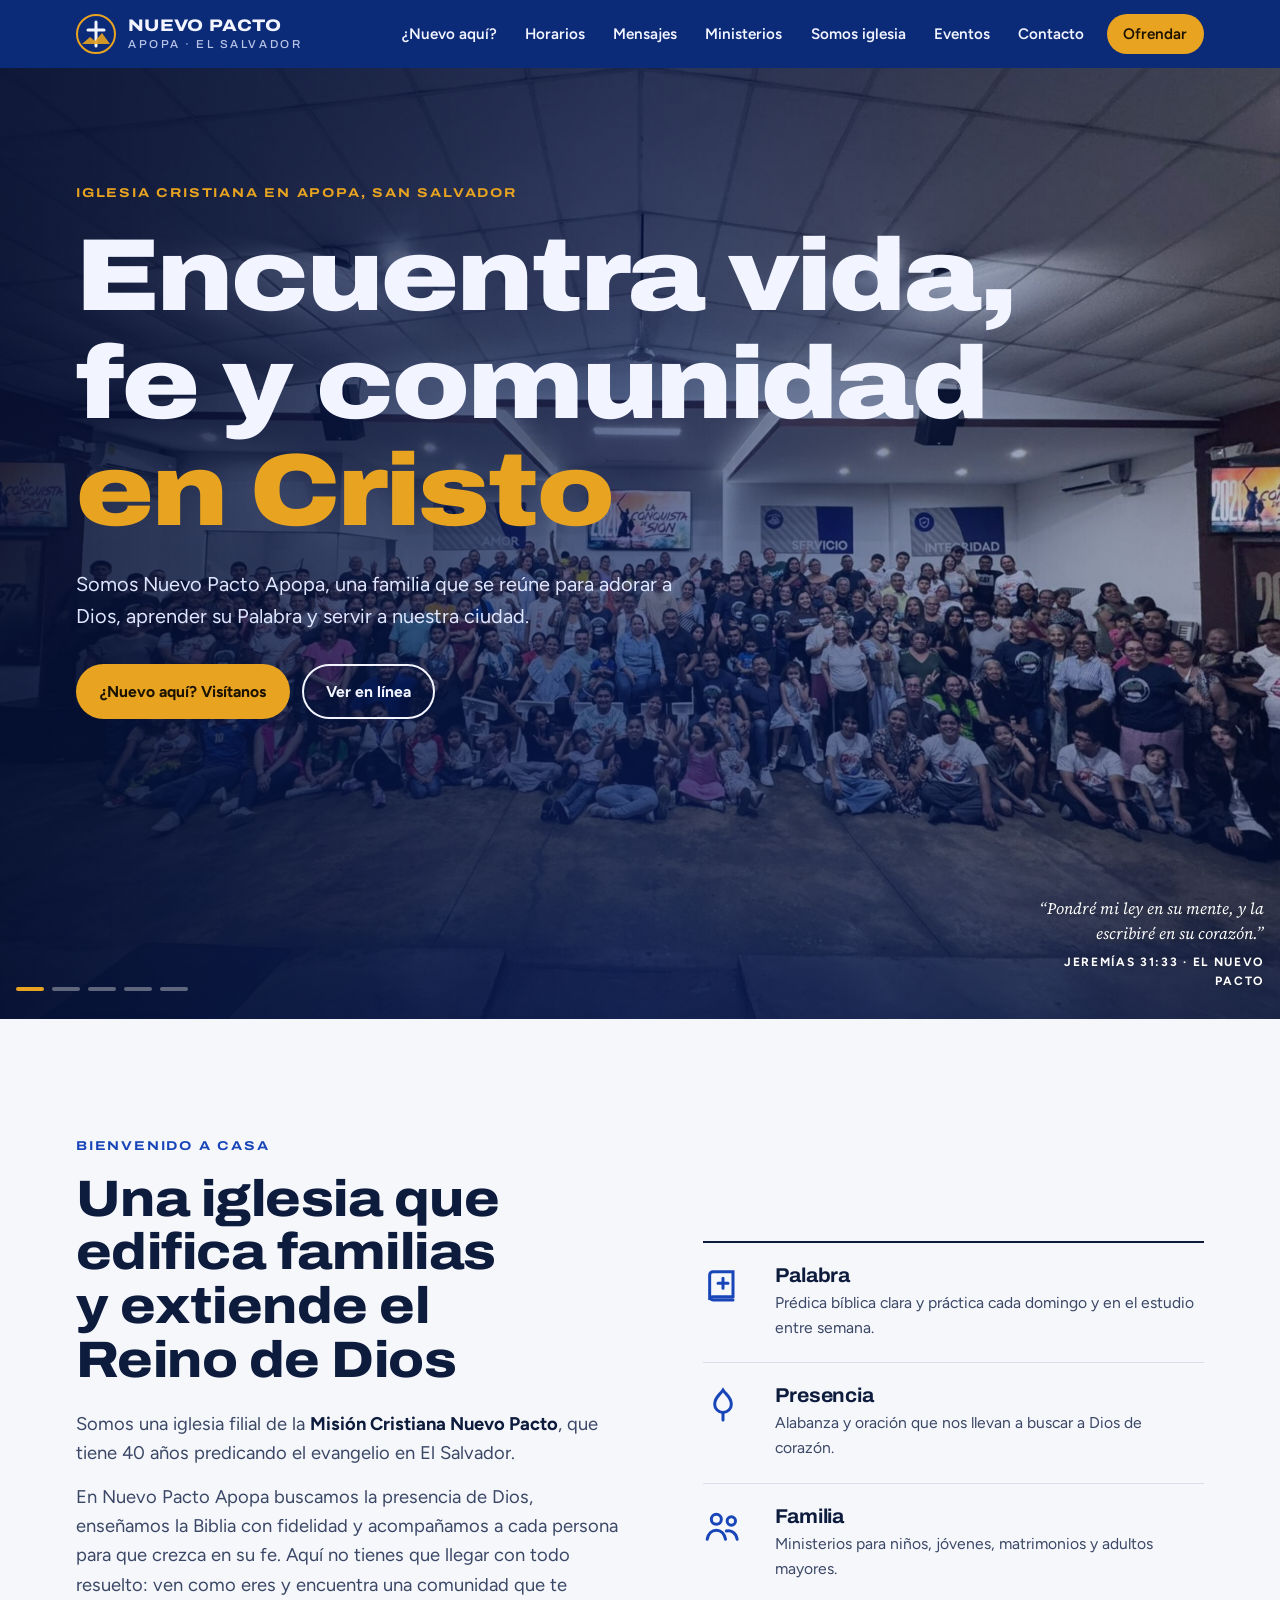
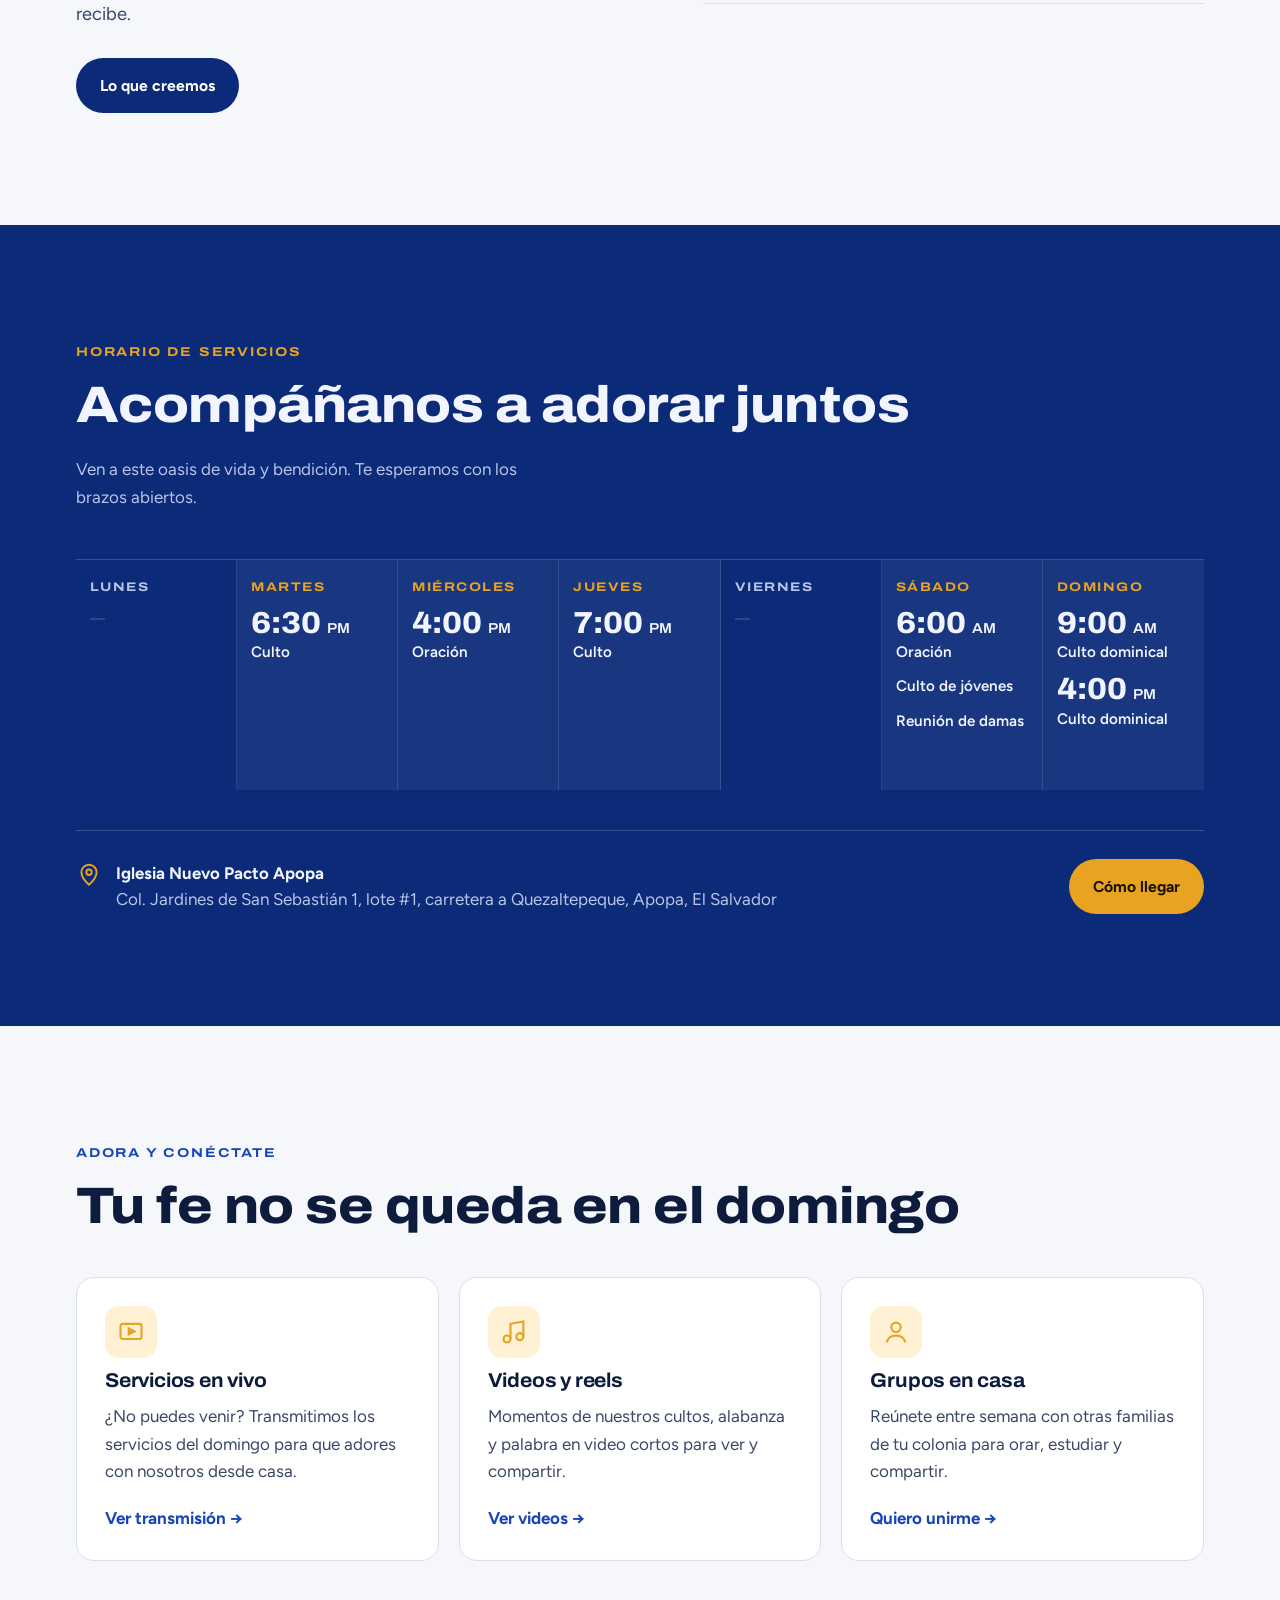
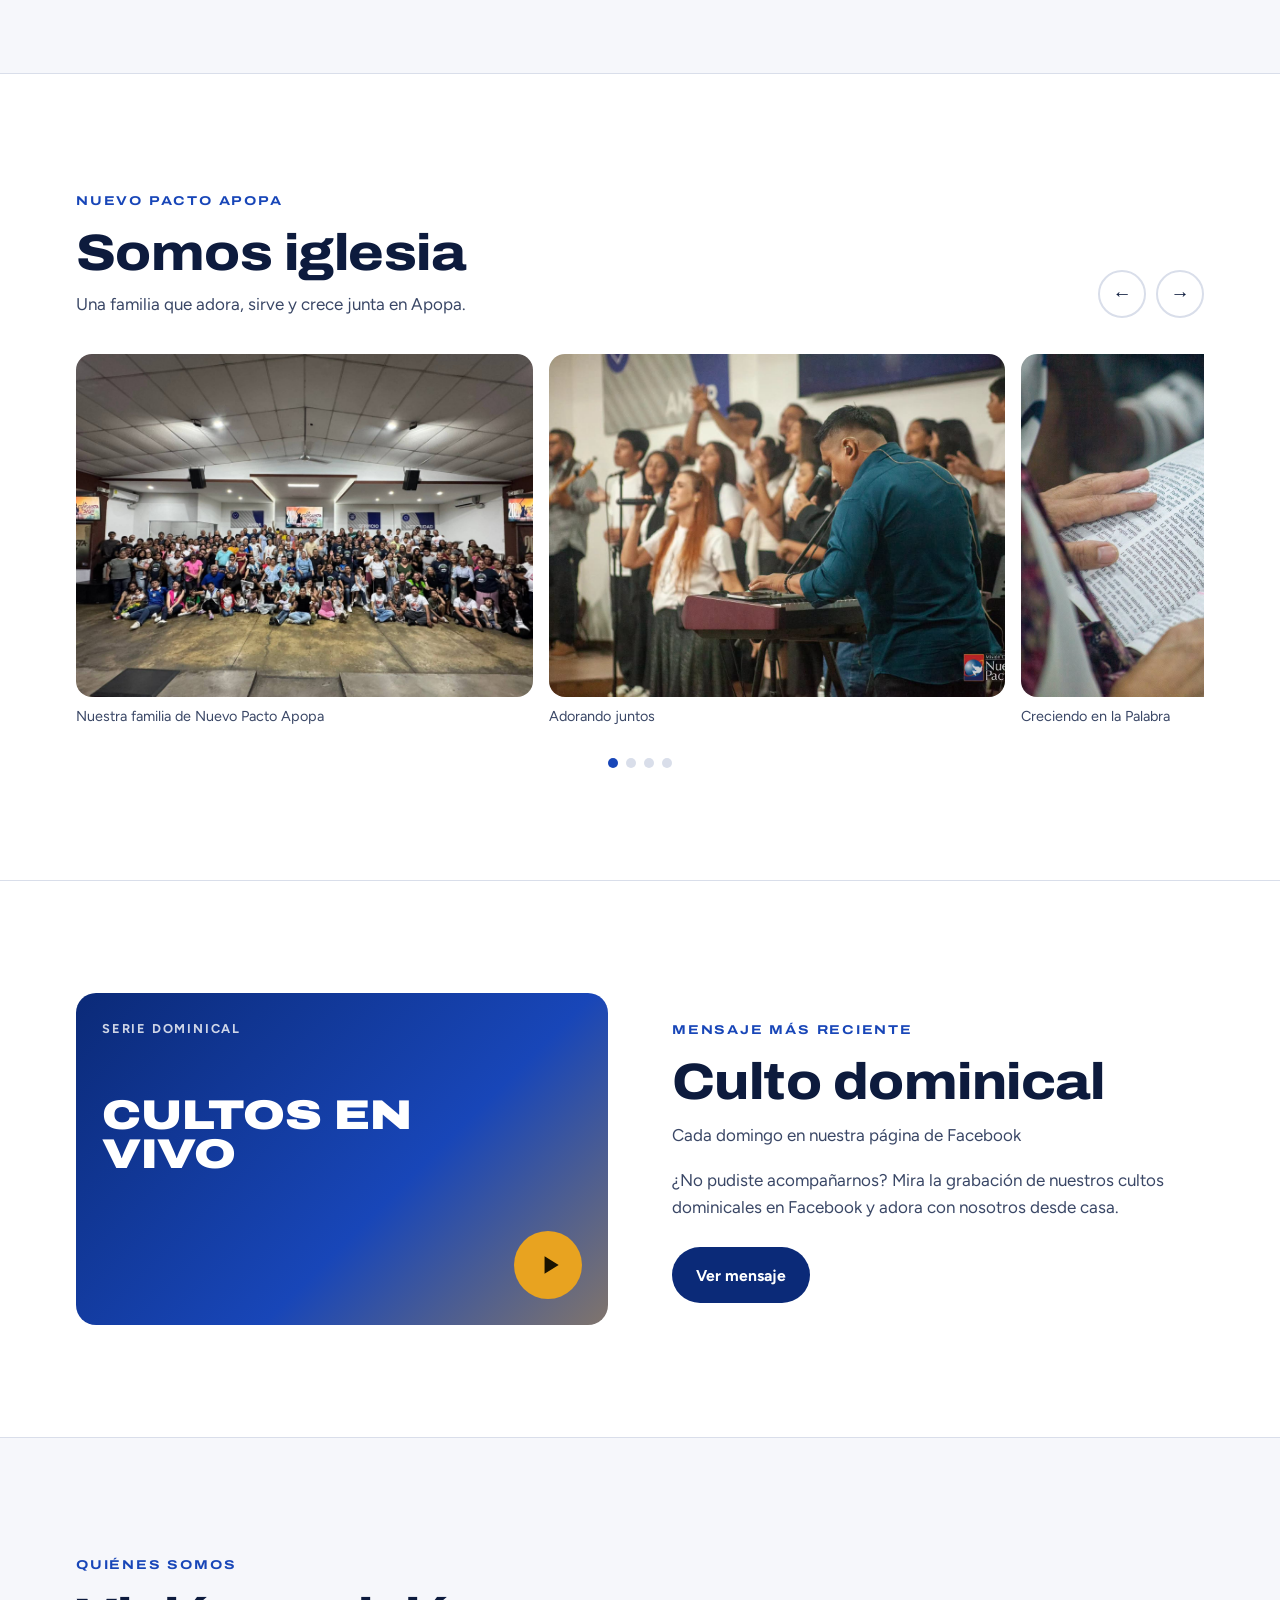
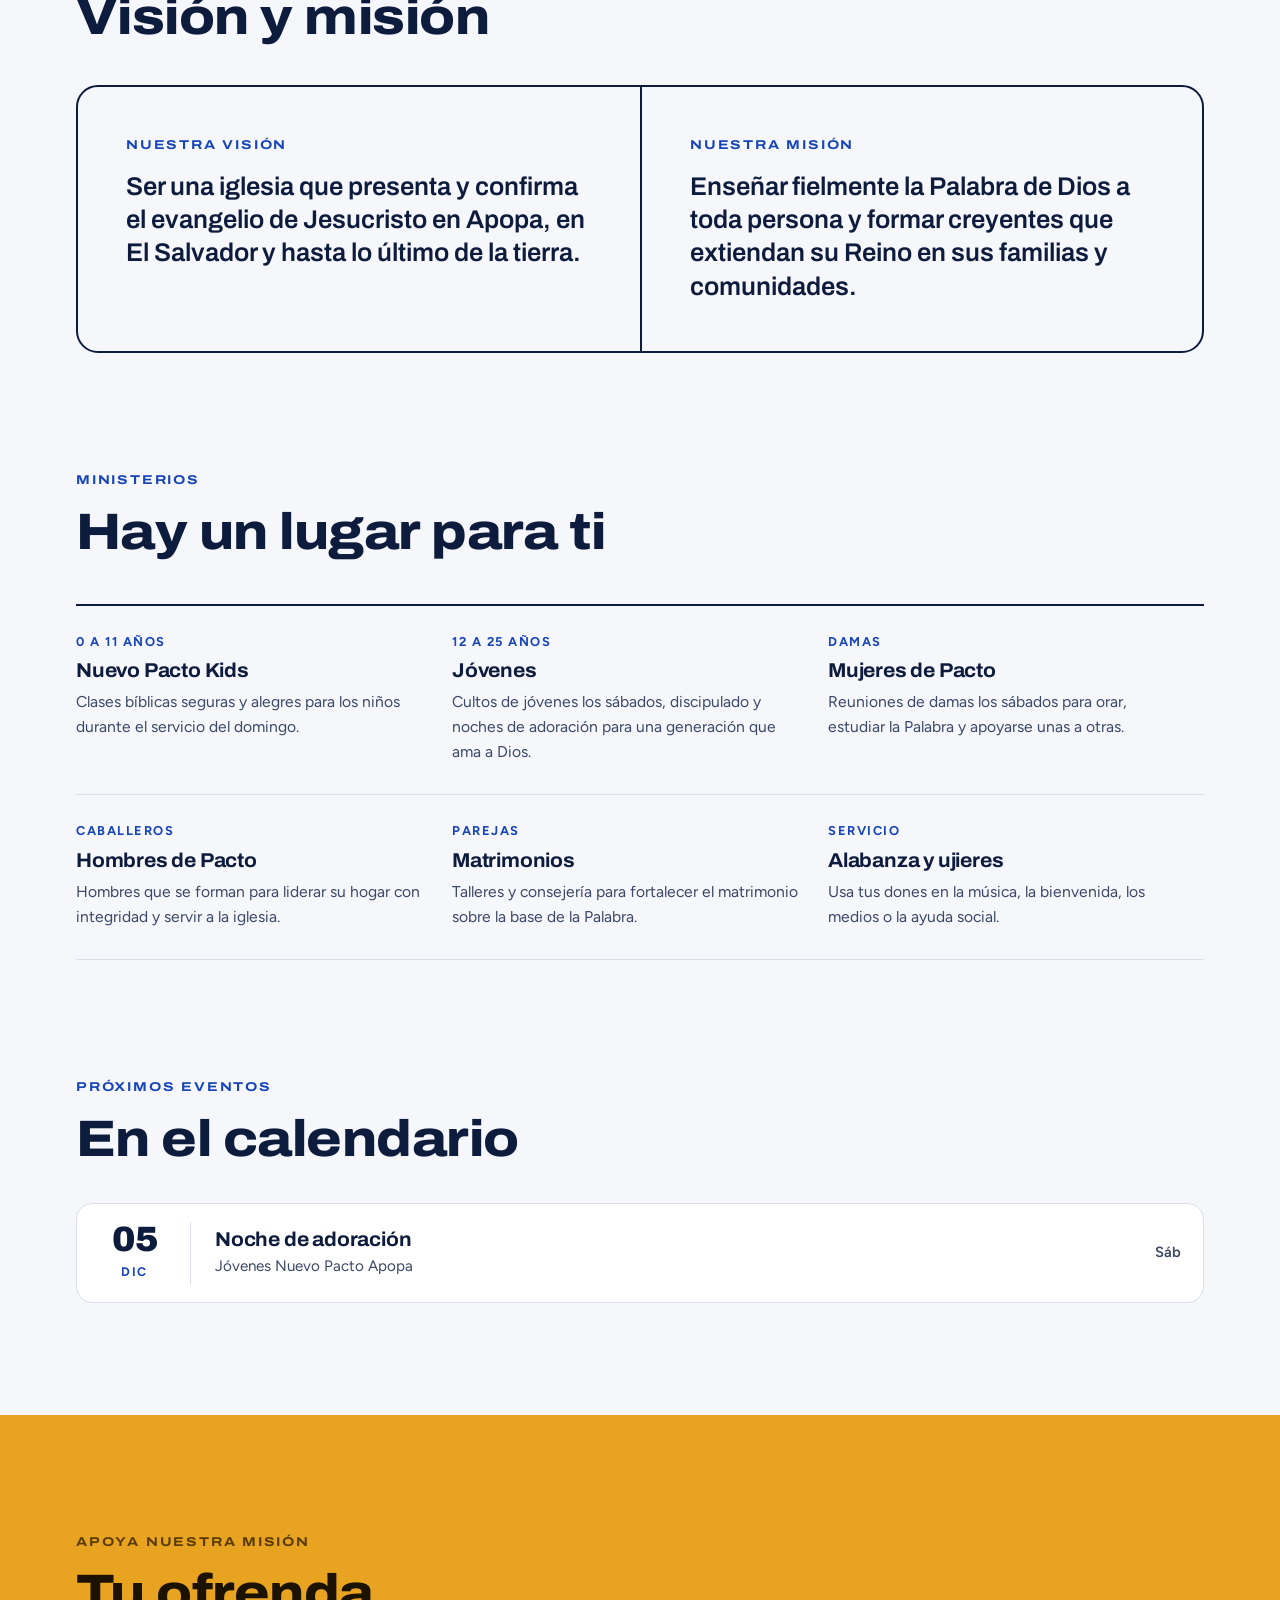
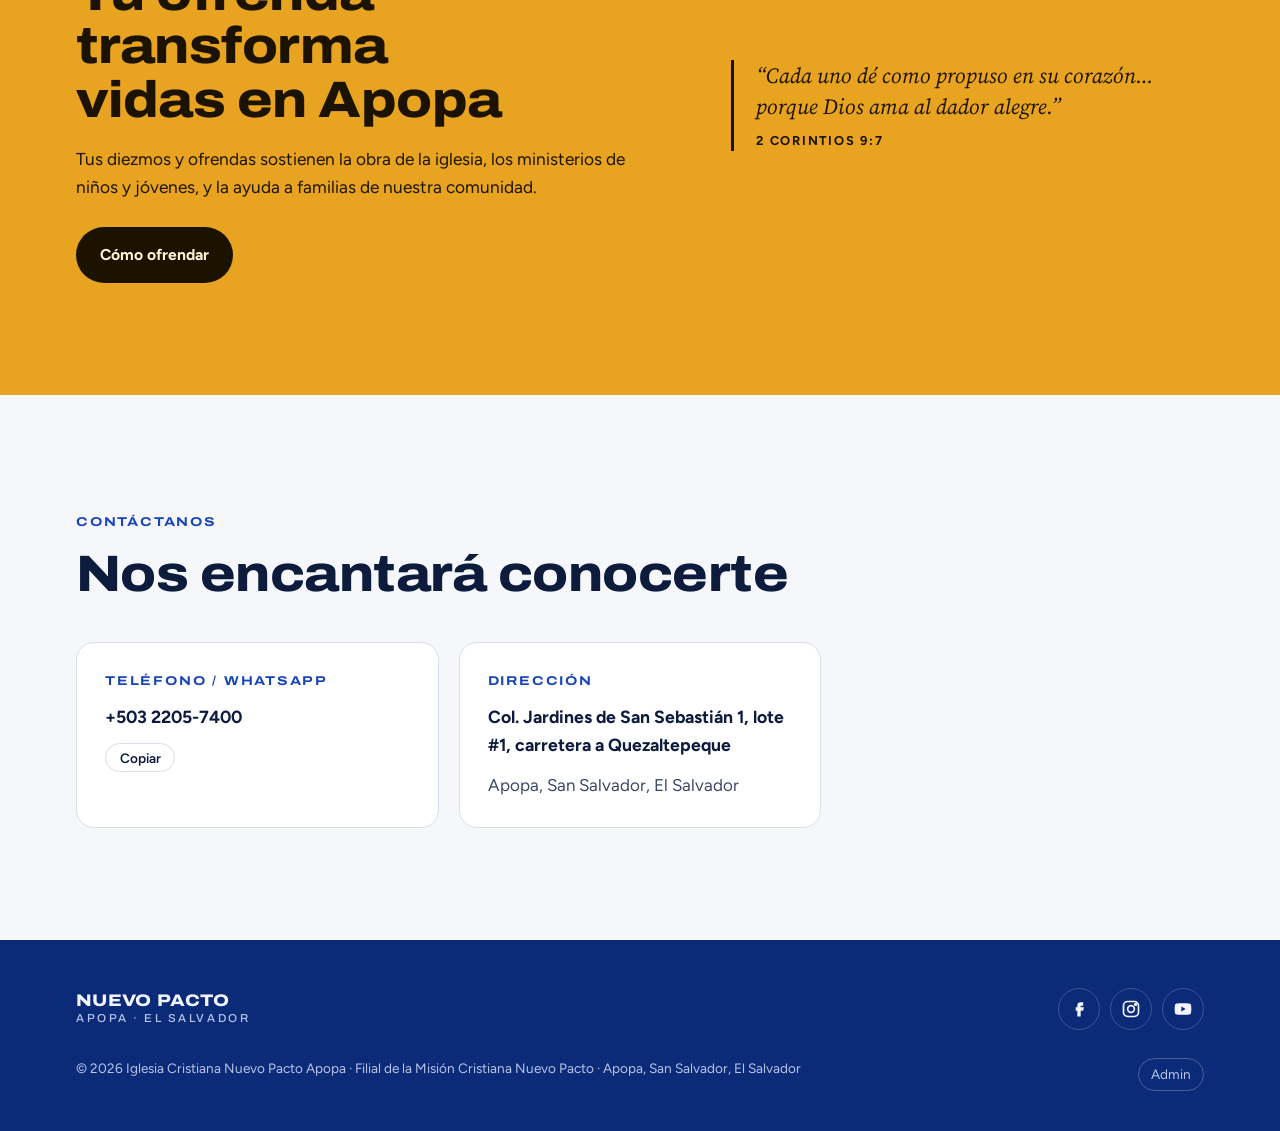
<file: index.html>
<!doctype html>
<html lang="es">
<head>
<meta charset="utf-8">
<meta name="viewport" content="width=device-width, initial-scale=1, viewport-fit=cover">
<title>Nuevo Pacto Apopa | Iglesia Cristiana en Apopa, El Salvador</title>
<meta name="description" content="Iglesia Cristiana Nuevo Pacto Apopa, El Salvador. Horarios de servicio, mensajes, ministerios, eventos y cómo visitarnos.">
<meta property="og:title" content="Nuevo Pacto Apopa">
<meta property="og:description" content="Encuentra vida, fe y comunidad en Cristo. Iglesia cristiana en Apopa, San Salvador.">
<meta name="theme-color" content="#0b2a78">
<link rel="icon" href="data:image/svg+xml,%3Csvg xmlns='http://www.w3.org/2000/svg' viewBox='0 0 40 40'%3E%3Crect width='40' height='40' rx='8' fill='%230b2a78'/%3E%3Cpath d='M20 8v24M12 16h16' stroke='%23f2f5ff' stroke-width='3' stroke-linecap='round'/%3E%3C/svg%3E">
<link rel="preconnect" href="https://fonts.googleapis.com">
<link rel="preconnect" href="https://fonts.gstatic.com" crossorigin>
<link rel="stylesheet" href="https://fonts.googleapis.com/css2?family=Archivo:wdth,wght@62..125,400..900&family=Figtree:wght@400;500;600;700&family=Source+Serif+4:ital,opsz,wght@1,8..60,400;1,8..60,500&display=swap">
<link rel="stylesheet" href="css/styles.css">
</head>
<body>
<div id="site">
<header class="top">
  <div class="wrap nav">
    <a class="brand" href="#inicio" aria-label="Nuevo Pacto Apopa, inicio">
      <svg class="brand-mark" viewBox="0 0 40 40" aria-hidden="true">
        <circle cx="20" cy="20" r="19" fill="none" stroke="#e8a320" stroke-width="2"/>
        <path d="M20 8v24M12 16h16" stroke="#f2f5ff" stroke-width="3" stroke-linecap="round"/>
        <path d="M6 30 L14 23 L19 27 L26 19 L34 30Z" fill="#e8a320" opacity=".9"/>
      </svg>
      <span class="brand-name">Nuevo Pacto<small>Apopa · El Salvador</small></span>
    </a>
    <button class="menu-btn" id="menuBtn" aria-expanded="false" aria-controls="menu">Menú</button>
    <ul class="menu" id="menu">
      <li><a href="#nosotros">¿Nuevo aquí?</a></li>
      <li><a href="#horarios">Horarios</a></li>
      <li><a href="#mensajes">Mensajes</a></li>
      <li><a href="#ministerios">Ministerios</a></li>
      <li><a href="#somos-iglesia">Somos iglesia</a></li>
      <li><a href="#eventos">Eventos</a></li>
      <li><a href="#contacto">Contacto</a></li>
      <li><a class="give" href="#ofrendar">Ofrendar</a></li>
    </ul>
  </div>
</header>

<main id="inicio">
  <section class="hero" id="hero" aria-labelledby="hero-title">
    <div class="slides" id="heroSlides" aria-hidden="true"></div>
    <div class="hero-inner">
      <span class="eyebrow">Iglesia cristiana en Apopa, San Salvador</span>
      <h1 id="hero-title">Encuentra vida, fe y comunidad <em>en Cristo</em></h1>
      <p class="hero-sub">Somos Nuevo Pacto Apopa, una familia que se reúne para adorar a Dios, aprender su Palabra y servir a nuestra ciudad.</p>
      <div class="hero-cta">
        <a class="btn btn-gold" href="#horarios">¿Nuevo aquí? Visítanos</a>
        <a class="btn btn-ghost" id="heroLive" href="#mensajes">Ver en línea</a>
      </div>
    </div>
    <svg class="scene" viewBox="0 0 1440 300" preserveAspectRatio="xMidYMax slice" aria-hidden="true">
      <circle class="sun" cx="980" cy="210" r="120" fill="#ffd98a" opacity=".55"/>
      <circle class="sun" cx="980" cy="210" r="78" fill="#ffe7b0"/>
      <path d="M0 300 L0 210 C120 200 220 170 330 150 C420 135 470 92 560 70 C610 60 650 64 690 80 C770 112 820 150 930 170 C1060 192 1180 176 1290 196 C1360 208 1410 214 1440 218 L1440 300Z" fill="#1b3a8a" opacity=".85"/>
      <path d="M0 300 L0 246 C160 236 300 226 460 232 C620 238 760 214 900 222 C1060 232 1240 248 1440 240 L1440 300Z" fill="#0b2a78"/>
      <g fill="#071a52"><rect x="200" y="238" width="6" height="62"/><rect x="190" y="252" width="26" height="4"/><path d="M150 300 V262 L203 226 L256 262 V300Z"/></g>
    </svg>
    <div class="dots" id="heroDots"></div>
    <p class="hero-verse">“Pondré mi ley en su mente, y la escribiré en su corazón.”<b>Jeremías 31:33 · el nuevo pacto</b></p>
  </section>

  <section class="welcome" id="nosotros" aria-labelledby="welcome-title">
    <div class="wrap welcome-grid">
      <div>
        <span class="eyebrow">Bienvenido a casa</span>
        <h2 id="welcome-title" class="sec-title">Una iglesia que edifica familias y extiende el Reino de Dios</h2>
        <p class="lead">Somos una iglesia filial de la <strong>Misión Cristiana Nuevo Pacto</strong>, que tiene 40 años predicando el evangelio en El Salvador.</p>
        <p class="lead">En Nuevo Pacto Apopa buscamos la presencia de Dios, enseñamos la Biblia con fidelidad y acompañamos a cada persona para que crezca en su fe. Aquí no tienes que llegar con todo resuelto: ven como eres y encuentra una comunidad que te recibe.</p>
        <a class="btn btn-blue" href="#vision">Lo que creemos</a>
      </div>
      <div class="pillars">
        <div class="pillar">
          <svg viewBox="0 0 24 24" fill="none" stroke="currentColor" stroke-width="1.8" stroke-linecap="round" aria-hidden="true"><path d="M4 19V6a2 2 0 0 1 2-2h12v15H6a2 2 0 0 0-2 2Zm0 0a2 2 0 0 0 2 2h12"/><path d="M12 8v6M9 11h6"/></svg>
          <div><h3>Palabra</h3><p>Prédica bíblica clara y práctica cada domingo y en el estudio entre semana.</p></div>
        </div>
        <div class="pillar">
          <svg viewBox="0 0 24 24" fill="none" stroke="currentColor" stroke-width="1.8" stroke-linecap="round" aria-hidden="true"><path d="M12 3c2 3 5 4.5 5 8.5a5 5 0 0 1-10 0C7 7.5 10 6 12 3Z"/><path d="M12 21v-4"/></svg>
          <div><h3>Presencia</h3><p>Alabanza y oración que nos llevan a buscar a Dios de corazón.</p></div>
        </div>
        <div class="pillar">
          <svg viewBox="0 0 24 24" fill="none" stroke="currentColor" stroke-width="1.8" stroke-linecap="round" aria-hidden="true"><circle cx="8" cy="8" r="3"/><circle cx="17" cy="9" r="2.5"/><path d="M2.5 20c.6-3.4 2.8-5.5 5.5-5.5s4.9 2.1 5.5 5.5M14 15c2.8-.6 5.8 1 6.5 5"/></svg>
          <div><h3>Familia</h3><p>Ministerios para niños, jóvenes, matrimonios y adultos mayores.</p></div>
        </div>
      </div>
    </div>
  </section>

  <section class="schedule" id="horarios" aria-labelledby="sched-title">
    <div class="wrap">
      <div class="schedule-head">
        <div><span class="eyebrow">Horario de servicios</span><h2 id="sched-title" class="sec-title">Acompáñanos a adorar juntos</h2></div>
        <p>Ven a este oasis de vida y bendición. Te esperamos con los brazos abiertos.</p>
      </div>
      <div class="week" id="weekGrid" role="list"></div>
      <div class="schedule-foot">
        <div class="addr">
          <svg viewBox="0 0 24 24" fill="none" stroke="currentColor" stroke-width="1.8" aria-hidden="true"><path d="M12 21s-7-6.2-7-11.5a7 7 0 0 1 14 0C19 14.8 12 21 12 21Z"/><circle cx="12" cy="9.5" r="2.5"/></svg>
          <div><strong>Iglesia Nuevo Pacto Apopa</strong><span id="schedAddr"></span></div>
        </div>
        <a class="btn btn-gold" id="mapsBtn" href="#">Cómo llegar</a>
      </div>
    </div>
  </section>

  <section aria-labelledby="connect-title">
    <div class="wrap">
      <span class="eyebrow">Adora y conéctate</span>
      <h2 id="connect-title" class="sec-title">Tu fe no se queda en el domingo</h2>
      <div class="connect-grid">
        <article class="card">
          <div class="ico"><svg viewBox="0 0 24 24" fill="none" stroke="currentColor" stroke-width="1.8" aria-hidden="true"><rect x="3" y="5" width="18" height="13" rx="2"/><path d="m10 9 5 2.5-5 2.5Z" fill="currentColor"/></svg></div>
          <h3>Servicios en vivo</h3>
          <p>¿No puedes venir? Transmitimos los servicios del domingo para que adores con nosotros desde casa.</p>
          <a class="more" id="liveLink" href="#">Ver transmisión →</a>
        </article>
        <article class="card">
          <div class="ico"><svg viewBox="0 0 24 24" fill="none" stroke="currentColor" stroke-width="1.8" aria-hidden="true"><path d="M9 18V5l11-2v13"/><circle cx="6" cy="18" r="3"/><circle cx="17" cy="16" r="3"/></svg></div>
          <h3>Videos y reels</h3>
          <p>Momentos de nuestros cultos, alabanza y palabra en video cortos para ver y compartir.</p>
          <a class="more" id="musicLink" href="#">Ver videos →</a>
        </article>
        <article class="card">
          <div class="ico"><svg viewBox="0 0 24 24" fill="none" stroke="currentColor" stroke-width="1.8" aria-hidden="true"><circle cx="12" cy="8" r="4"/><path d="M4 21c1-4 4.2-6 8-6s7 2 8 6"/></svg></div>
          <h3>Grupos en casa</h3>
          <p>Reúnete entre semana con otras familias de tu colonia para orar, estudiar y compartir.</p>
          <a class="more" href="#contacto">Quiero unirme →</a>
        </article>
      </div>
    </div>
  </section>

  <section class="gallery" id="somos-iglesia" aria-labelledby="gal-title" hidden>
    <div class="wrap">
      <div class="gal-head">
        <div><span class="eyebrow">Nuevo Pacto Apopa</span><h2 id="gal-title" class="sec-title">Somos iglesia</h2><p class="gal-sub">Una familia que adora, sirve y crece junta en Apopa.</p></div>
        <div class="gal-nav"><button id="galPrev" aria-label="Fotos anteriores">←</button><button id="galNext" aria-label="Fotos siguientes">→</button></div>
      </div>
      <div class="track" id="galTrack"></div>
      <div class="gal-dots" id="galDots"></div>
    </div>
  </section>

  <section class="message" id="mensajes" aria-labelledby="msg-title">
    <div class="wrap msg-grid">
      <a class="player" id="msgPlayer" href="#" aria-label="Ver el mensaje más reciente">
        <span class="tag">Serie dominical</span>
        <span class="series" id="msgSeries"></span>
        <span class="play"><svg viewBox="0 0 24 24" fill="currentColor" aria-hidden="true"><path d="M7 4v16l13-8Z"/></svg></span>
      </a>
      <div>
        <span class="eyebrow">Mensaje más reciente</span>
        <h2 id="msg-title" class="sec-title"></h2>
        <p class="msg-meta" id="msgMeta"></p>
        <p class="msg-text" id="msgText"></p>
        <div class="msg-actions"><a class="btn btn-blue" id="msgBtn" href="#">Ver mensaje</a></div>
      </div>
    </div>
  </section>

  <section id="vision" aria-labelledby="vm-title">
    <div class="wrap">
      <span class="eyebrow">Quiénes somos</span>
      <h2 id="vm-title" class="sec-title">Visión y misión</h2>
      <div class="vm">
        <div><span class="eyebrow">Nuestra visión</span><p>Ser una iglesia que presenta y confirma el evangelio de Jesucristo en Apopa, en El Salvador y hasta lo último de la tierra.</p></div>
        <div><span class="eyebrow">Nuestra misión</span><p>Enseñar fielmente la Palabra de Dios a toda persona y formar creyentes que extiendan su Reino en sus familias y comunidades.</p></div>
      </div>
    </div>
  </section>

  <section id="ministerios" aria-labelledby="min-title" style="padding-top:0">
    <div class="wrap">
      <span class="eyebrow">Ministerios</span>
      <h2 id="min-title" class="sec-title">Hay un lugar para ti</h2>
      <div class="min-list">
        <div class="min"><span class="who">0 a 11 años</span><h3>Nuevo Pacto Kids</h3><p>Clases bíblicas seguras y alegres para los niños durante el servicio del domingo.</p></div>
        <div class="min"><span class="who">12 a 25 años</span><h3>Jóvenes</h3><p>Cultos de jóvenes los sábados, discipulado y noches de adoración para una generación que ama a Dios.</p></div>
        <div class="min"><span class="who">Damas</span><h3>Mujeres de Pacto</h3><p>Reuniones de damas los sábados para orar, estudiar la Palabra y apoyarse unas a otras.</p></div>
        <div class="min"><span class="who">Caballeros</span><h3>Hombres de Pacto</h3><p>Hombres que se forman para liderar su hogar con integridad y servir a la iglesia.</p></div>
        <div class="min"><span class="who">Parejas</span><h3>Matrimonios</h3><p>Talleres y consejería para fortalecer el matrimonio sobre la base de la Palabra.</p></div>
        <div class="min"><span class="who">Servicio</span><h3>Alabanza y ujieres</h3><p>Usa tus dones en la música, la bienvenida, los medios o la ayuda social.</p></div>
      </div>
    </div>
  </section>

  <section id="eventos" aria-labelledby="ev-title" style="padding-top:0">
    <div class="wrap">
      <span class="eyebrow">Próximos eventos</span>
      <h2 id="ev-title" class="sec-title">En el calendario</h2>
      <div class="ev-list" id="evList"></div>
    </div>
  </section>

  <section class="give-band" id="ofrendar" aria-labelledby="give-title">
    <div class="wrap give-grid">
      <div>
        <span class="eyebrow">Apoya nuestra misión</span>
        <h2 id="give-title">Tu ofrenda transforma vidas en Apopa</h2>
        <p class="lead">Tus diezmos y ofrendas sostienen la obra de la iglesia, los ministerios de niños y jóvenes, y la ayuda a familias de nuestra comunidad.</p>
        <a class="btn" href="#contacto">Cómo ofrendar</a>
      </div>
      <p class="give-verse">“Cada uno dé como propuso en su corazón… porque Dios ama al dador alegre.”<b>2 Corintios 9:7</b></p>
    </div>
  </section>

  <section id="contacto" aria-labelledby="contact-title">
    <div class="wrap">
      <span class="eyebrow">Contáctanos</span>
      <h2 id="contact-title" class="sec-title">Nos encantará conocerte</h2>
      <div class="contact-grid">
        <div class="card"><span class="eyebrow">Teléfono / WhatsApp</span><strong id="cPhone"></strong><button class="copy" data-copy="cPhone">Copiar</button></div>
        <div class="card"><span class="eyebrow">Correo</span><strong id="cEmail"></strong><button class="copy" data-copy="cEmail">Copiar</button></div>
        <div class="card"><span class="eyebrow">Dirección</span><strong id="cAddr"></strong><p>Apopa, San Salvador, El Salvador</p></div>
      </div>
    </div>
  </section>
</main>

<footer>
  <div class="wrap">
    <div class="foot">
      <span class="brand-name" style="color:var(--on-deep)">Nuevo Pacto<small>Apopa · El Salvador</small></span>
      <nav class="social" aria-label="Redes sociales">
        <a id="sFacebook" href="#" aria-label="Facebook"><svg viewBox="0 0 24 24" fill="currentColor" aria-hidden="true"><path d="M14 8h3V4h-3a4 4 0 0 0-4 4v2H8v4h2v7h4v-7h3l1-4h-4V8.5c0-.3.2-.5.5-.5Z"/></svg></a>
        <a id="sInstagram" href="#" aria-label="Instagram"><svg viewBox="0 0 24 24" fill="none" stroke="currentColor" stroke-width="2" aria-hidden="true"><rect x="3" y="3" width="18" height="18" rx="5"/><circle cx="12" cy="12" r="4"/><circle cx="17.5" cy="6.5" r="1" fill="currentColor"/></svg></a>
        <a id="sYoutube" href="#" aria-label="YouTube"><svg viewBox="0 0 24 24" fill="currentColor" aria-hidden="true"><path d="M21.6 7.2a2.5 2.5 0 0 0-1.8-1.8C18.2 5 12 5 12 5s-6.2 0-7.8.4A2.5 2.5 0 0 0 2.4 7.2 26 26 0 0 0 2 12a26 26 0 0 0 .4 4.8 2.5 2.5 0 0 0 1.8 1.8C5.8 19 12 19 12 19s6.2 0 7.8-.4a2.5 2.5 0 0 0 1.8-1.8A26 26 0 0 0 22 12a26 26 0 0 0-.4-4.8ZM10 15V9l5.2 3Z"/></svg></a>
        <a id="sTiktok" href="#" aria-label="TikTok"><svg viewBox="0 0 24 24" fill="currentColor" aria-hidden="true"><path d="M16.5 3c.3 2.2 1.7 3.7 4 3.9v3.3a7.4 7.4 0 0 1-4-1.3v6.4A5.7 5.7 0 1 1 11 9.6v3.4a2.4 2.4 0 1 0 2.2 2.4V3Z"/></svg></a>
      </nav>
    </div>
    <div class="foot-bottom">
      <span>© 2026 Iglesia Cristiana Nuevo Pacto Apopa · Filial de la Misión Cristiana Nuevo Pacto · Apopa, San Salvador, El Salvador</span>
      <a class="admin-link" href="admin/">Admin</a>
    </div>
  </div>
</footer>
</div>

<script src="js/site.js"></script>
</body>
</html>
</file>
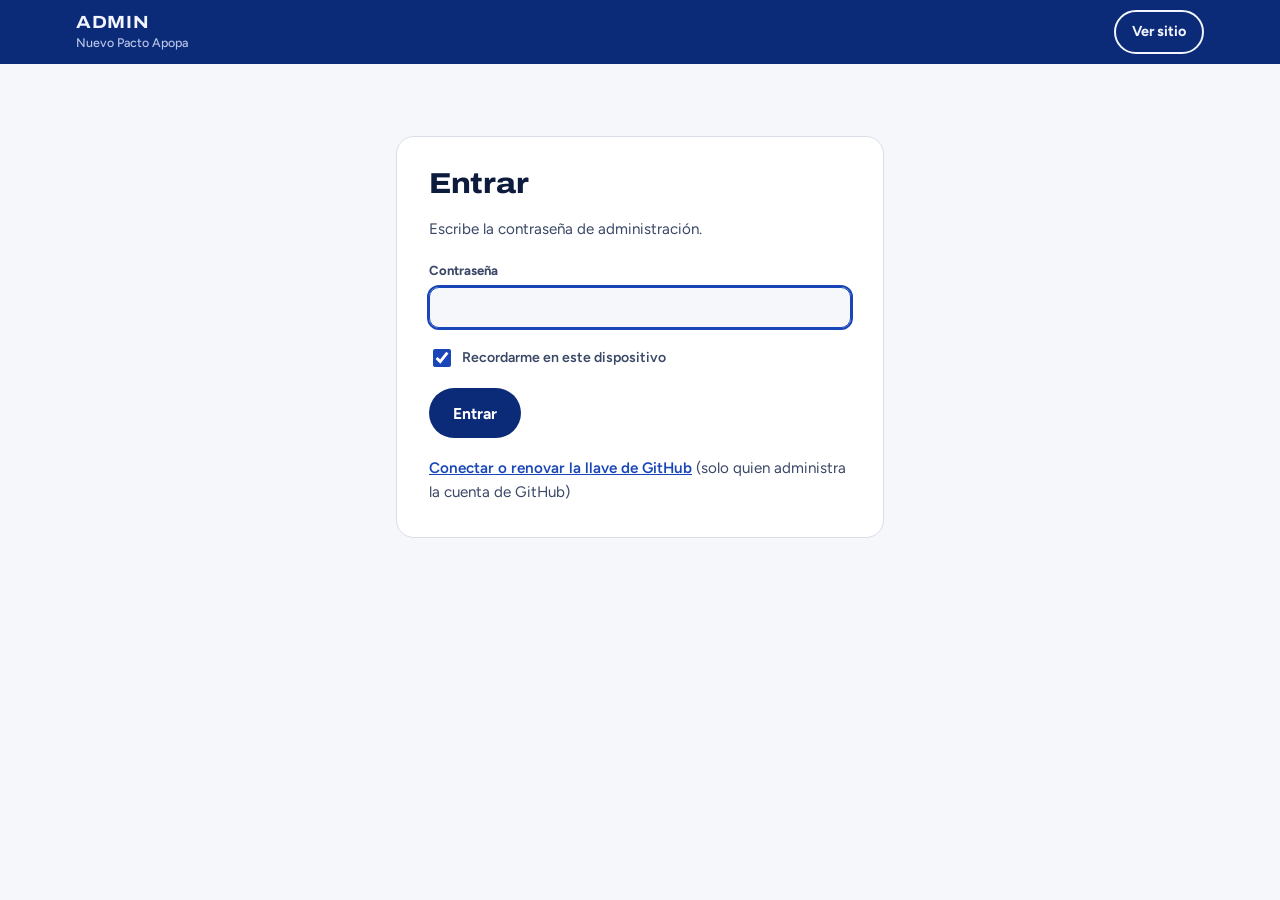
<file: admin/index.html>
<!doctype html>
<html lang="es">
<head>
<meta charset="utf-8">
<meta name="viewport" content="width=device-width, initial-scale=1, viewport-fit=cover">
<meta name="robots" content="noindex, nofollow">
<title>Admin | Nuevo Pacto Apopa</title>
<meta name="theme-color" content="#0b2a78">
<link rel="preconnect" href="https://fonts.googleapis.com">
<link rel="preconnect" href="https://fonts.gstatic.com" crossorigin>
<link rel="stylesheet" href="https://fonts.googleapis.com/css2?family=Archivo:wdth,wght@62..125,400..900&family=Figtree:wght@400;500;600;700&display=swap">
<link rel="stylesheet" href="../css/styles.css">
</head>
<body>
<div class="admin">
  <div class="admin-top">
    <div class="wrap">
      <h1>Admin<small>Nuevo Pacto Apopa</small></h1>
      <div class="acts">
        <span class="status" id="aStatus"></span>
        <a class="btn btn-ghost" href="../">Ver sitio</a>
        <button class="btn btn-ghost" id="aLogout" type="button" hidden>Salir</button>
        <button class="btn btn-gold" id="aSave" type="button" disabled hidden>Guardar y publicar</button>
      </div>
    </div>
  </div>

  <div class="login" id="aLogin">
    <p class="hint" id="loginLoading">Cargando…</p>

    <!-- Entrada: solo contraseña -->
    <form class="panel" id="pwForm" hidden>
      <h2>Entrar</h2>
      <p>Escribe la contraseña de administración.</p>
      <div class="field"><label for="pPass">Contraseña</label><input id="pPass" type="password" autocomplete="current-password" required></div>
      <label class="chk" for="pRemember"><input type="checkbox" id="pRemember" checked> Recordarme en este dispositivo</label>
      <p class="err" id="pwErr" hidden></p>
      <button class="btn btn-blue" type="submit" id="pwBtn">Entrar</button>
      <p class="hint"><a href="#" id="toSetup">Conectar o renovar la llave de GitHub</a> (solo quien administra la cuenta de GitHub)</p>
    </form>

    <!-- Conexión con GitHub: se hace una sola vez -->
    <form class="panel" id="setupForm" hidden>
      <h2>Conectar con GitHub (una sola vez)</h2>
      <p>Para que el panel pueda guardar fotos y cambios en GitHub, pega una <strong>llave de acceso</strong>. Esto lo hace una sola vez quien administra la cuenta. Después, el equipo entra solo con la contraseña.</p>
      <ol>
        <li>Abre <a href="https://github.com/settings/personal-access-tokens/new" target="_blank" rel="noopener">crear llave en GitHub</a>.</li>
        <li>En <em>Expiration</em> elige la fecha más lejana que permita.</li>
        <li>En <em>Repository access</em> elige <em>Only select repositories</em> y marca el repositorio del sitio.</li>
        <li>En <em>Permissions</em> → <em>Contents</em>, elige <em>Read and write</em>.</li>
        <li>Pulsa <em>Generate token</em>, cópiala y pégala abajo.</li>
      </ol>
      <div class="fields">
        <div class="field full"><label for="gToken">Llave de GitHub (token)</label><input id="gToken" type="password" autocomplete="off" required placeholder="github_pat_…"></div>
        <div class="field full" id="sPassWrap"><label for="sPass">Contraseña de administración</label><input id="sPass" type="password" autocomplete="off"></div>
      </div>
      <details class="hint">
        <summary>Datos del repositorio (se llenan solos)</summary>
        <div class="fields" style="margin-top:12px">
          <div class="field"><label for="gOwner">Usuario de GitHub</label><input id="gOwner" autocomplete="off" required></div>
          <div class="field"><label for="gRepo">Repositorio</label><input id="gRepo" autocomplete="off" required></div>
          <div class="field"><label for="gBranch">Rama</label><input id="gBranch" value="main" autocomplete="off" required></div>
        </div>
      </details>
      <p class="err" id="setupErr" hidden></p>
      <button class="btn btn-blue" type="submit" id="setupBtn">Conectar y entrar</button>
      <p class="hint"><a href="#" id="toPw">Volver</a></p>
    </form>
  </div>

  <div id="aMain" class="wrap admin-body" hidden>
    <nav class="admin-side" aria-label="Secciones">
      <a href="#pPortada">Fotos de portada</a>
      <a href="#pSomos">Somos iglesia</a>
      <a href="#pEventos">Eventos</a>
      <a href="#pEnlaces">Transmisión y redes</a>
      <a href="#pContacto">Contacto</a>
      <a href="#pHorarios">Horarios</a>
      <a href="#pMensaje">Mensaje reciente</a>
    </nav>
    <div>
      <p id="aNotice" class="okmsg" hidden></p>

      <div class="panel" id="pPortada">
        <div class="panel-head"><div><h2>Fotos de portada</h2><p>Pasan detrás de “Encuentra vida, fe y comunidad en Cristo”. Las fotos horizontales se ven mejor. Usa las flechas para cambiar el orden.</p></div></div>
        <label class="drop" for="heroFile" id="heroDrop">
          <strong>+ Subir fotos de portada</strong>
          <span>Toca aquí o arrastra las fotos (JPG, PNG o WEBP)</span>
          <input type="file" id="heroFile" accept="image/jpeg,image/png,image/webp" multiple hidden>
        </label>
        <p class="uploading" id="heroMsg" hidden></p>
        <div class="photo-grid" id="heroGrid"></div>
      </div>

      <div class="panel" id="pSomos">
        <div class="panel-head"><div><h2>Somos iglesia</h2><p>Fotos del carrusel “Somos iglesia”: cultos, actividades, jóvenes, damas, niños.</p></div></div>
        <label class="drop" for="galFile" id="galDrop">
          <strong>+ Subir fotos a “Somos iglesia”</strong>
          <span>Toca aquí o arrastra las fotos (JPG, PNG o WEBP)</span>
          <input type="file" id="galFile" accept="image/jpeg,image/png,image/webp" multiple hidden>
        </label>
        <p class="uploading" id="galMsg" hidden></p>
        <div class="photo-grid" id="galGrid"></div>
      </div>

      <div class="panel" id="pEventos">
        <div class="panel-head"><div><h2>Eventos</h2><p>Los eventos con fecha pasada se ocultan solos en el sitio.</p></div></div>
        <div class="row-list" id="aEvents"></div>
        <button class="btn btn-line add" id="aAddEvent" type="button">+ Agregar evento</button>
      </div>

      <div class="panel" id="pEnlaces">
        <div class="panel-head"><div><h2>Transmisión y redes</h2><p>Pega el enlace completo (empieza con https://). Si dejas uno vacío, no aparece en el sitio.</p></div></div>
        <div class="fields">
          <div class="field full"><label for="fLive">Enlace de la transmisión en vivo</label><input id="fLive" type="url" data-k="social.live" placeholder="https://www.facebook.com/…"></div>
          <div class="field"><label for="fFb">Facebook</label><input id="fFb" type="url" data-k="social.facebook"></div>
          <div class="field"><label for="fIg">Instagram</label><input id="fIg" type="url" data-k="social.instagram"></div>
          <div class="field"><label for="fYt">YouTube</label><input id="fYt" type="url" data-k="social.youtube"></div>
          <div class="field"><label for="fTt">TikTok</label><input id="fTt" type="url" data-k="social.tiktok"></div>
          <div class="field full"><label for="fMusic">Enlace de videos / reels</label><input id="fMusic" type="url" data-k="social.music"></div>
        </div>
      </div>

      <div class="panel" id="pContacto">
        <div class="panel-head"><div><h2>Contacto</h2></div></div>
        <div class="fields">
          <div class="field"><label for="fPhone">Teléfono / WhatsApp</label><input id="fPhone" data-k="contact.phone"></div>
          <div class="field"><label for="fEmail">Correo</label><input id="fEmail" type="email" data-k="contact.email"></div>
          <div class="field full"><label for="fAddr">Dirección</label><input id="fAddr" data-k="contact.address"></div>
          <div class="field full"><label for="fMaps">Enlace de Google Maps</label><input id="fMaps" type="url" data-k="contact.maps"></div>
        </div>
      </div>

      <div class="panel" id="pHorarios">
        <div class="panel-head"><div><h2>Horarios</h2><p>Escribe la hora como “7:00 PM”. Puedes dejarla vacía.</p></div></div>
        <div class="row-list" id="aSched"></div>
        <button class="btn btn-line add" id="aAddSched" type="button">+ Agregar servicio</button>
      </div>

      <div class="panel" id="pMensaje">
        <div class="panel-head"><div><h2>Mensaje reciente</h2></div></div>
        <div class="fields">
          <div class="field full"><label for="fMTitle">Título del mensaje</label><input id="fMTitle" data-k="message.title"></div>
          <div class="field"><label for="fMSeries">Serie</label><input id="fMSeries" data-k="message.series"></div>
          <div class="field"><label for="fMMeta">Detalle (parte, predicador)</label><input id="fMMeta" data-k="message.meta"></div>
          <div class="field full"><label for="fMText">Resumen</label><textarea id="fMText" data-k="message.text"></textarea></div>
          <div class="field full"><label for="fMUrl">Enlace al video</label><input id="fMUrl" type="url" data-k="message.url"></div>
        </div>
      </div>

      <div class="savebar"><button class="btn btn-gold" id="aSave2" type="button" disabled>Guardar y publicar</button><span class="hint">Los cambios aparecen en el sitio 1 a 2 minutos después de guardar.</span></div>
    </div>
  </div>
</div>
<script src="admin.js"></script>
</body>
</html>
</file>
<file: css/styles.css>
/* Layout: portada con carrusel de fotos sobre amanecer y volcán; bandas alternas claras/azul profundo; horarios como semana; panel de administración en #admin. */
:root {
  --ink: #0d1b3d; --ink-soft: #3a4766; --paper: #f6f7fb; --surface: #ffffff; --line: #d9deea;
  --blue: #1846b8; --blue-deep: #0b2a78; --gold: #e8a320; --gold-soft: #fff1d3;
  --on-deep: #f2f5ff; --on-deep-soft: #b9c5e8; --danger: #b3261e; --ok: #1d7a46;
  --display: "Archivo", "Arial Narrow", system-ui, sans-serif;
  --body: "Figtree", system-ui, -apple-system, "Segoe UI", sans-serif;
  --verse: "Source Serif 4", Georgia, "Times New Roman", serif;
  --gut-l: max(16px, env(safe-area-inset-left, 0px));
  --gut-r: max(16px, env(safe-area-inset-right, 0px));
}
@media (prefers-color-scheme: dark) {
  :root:not([data-theme="light"]) {
    --ink: #e8ecf8; --ink-soft: #a9b4d0; --paper: #0a1128; --surface: #111a38; --line: #243056;
    --blue: #7ea2ff; --blue-deep: #061646; --gold: #f2b542; --gold-soft: #2a2210;
    --on-deep: #f2f5ff; --on-deep-soft: #a9b8e6; --danger: #ff8a80; --ok: #6fd69a; color-scheme: dark;
  }
}
:root[data-theme="dark"] {
  --ink: #e8ecf8; --ink-soft: #a9b4d0; --paper: #0a1128; --surface: #111a38; --line: #243056;
  --blue: #7ea2ff; --blue-deep: #061646; --gold: #f2b542; --gold-soft: #2a2210;
  --on-deep: #f2f5ff; --on-deep-soft: #a9b8e6; --danger: #ff8a80; --ok: #6fd69a; color-scheme: dark;
}
* { box-sizing: border-box; }
[hidden] { display: none !important; }
:root { padding-top: env(safe-area-inset-top, 0px); padding-bottom: env(safe-area-inset-bottom, 0px); }
body { margin: 0; }
img { max-width: 100%; }
html { scroll-behavior: smooth; }
@media (prefers-reduced-motion: reduce) { html { scroll-behavior: auto; } *, *::before, *::after { animation: none !important; transition: none !important; } }
body { background: var(--paper); color: var(--ink); font-family: var(--body); font-size: 17px; line-height: 1.6; }
body::before { content: ""; position: fixed; inset: 0 0 auto; height: env(safe-area-inset-top, 0px); z-index: 60; background: var(--blue-deep); }
a { color: inherit; }
:focus-visible { outline: 3px solid var(--gold); outline-offset: 3px; border-radius: 4px; }
.wrap { max-width: 1160px; margin: 0 auto; padding-left: var(--gut-l); padding-right: var(--gut-r); }
h1, h2, h3 { font-family: var(--display); line-height: 1.05; margin: 0; text-wrap: balance; letter-spacing: -0.01em; }
h2 { font-size: clamp(2rem, 4.4vw, 3.2rem); font-weight: 800; font-stretch: 112%; }
h3 { font-size: 1.25rem; font-weight: 700; font-stretch: 105%; }
p { margin: 0; }
.eyebrow { font-family: var(--display); font-size: .8rem; font-weight: 700; font-stretch: 120%; letter-spacing: .14em; text-transform: uppercase; color: var(--blue); }
.sec-title { margin-top: 14px; }
section { padding-block: clamp(64px, 9vw, 112px); }
.btn { display: inline-flex; align-items: center; justify-content: center; gap: .5em; padding: .85em 1.4em; border-radius: 999px; font-weight: 700; font-size: .98rem; text-decoration: none; border: 2px solid transparent; transition: transform .15s ease, background .15s ease; cursor: pointer; font-family: var(--body); }
.btn:hover { transform: translateY(-2px); }
.btn:disabled { opacity: .5; cursor: default; transform: none; }
.btn-gold { background: var(--gold); color: #1b1300; }
.btn-ghost { border-color: currentColor; color: var(--on-deep); background: transparent; }
.btn-blue { background: var(--blue-deep); color: #fff; }
.btn-line { border-color: var(--line); color: var(--ink); background: transparent; }
:root[data-theme="dark"] .btn-blue { background: var(--blue); color: #061646; }
@media (prefers-color-scheme: dark) { :root:not([data-theme="light"]) .btn-blue { background: var(--blue); color: #061646; } }

/* Encabezado */
header.top { position: sticky; top: env(safe-area-inset-top, 0px); z-index: 50; background: var(--blue-deep); color: var(--on-deep); }
.nav { display: flex; align-items: center; justify-content: space-between; gap: 16px; min-height: 68px; }
.brand { display: flex; align-items: center; gap: 12px; text-decoration: none; color: var(--on-deep); }
.brand-mark { width: 40px; height: 40px; flex: none; }
.brand-name { font-family: var(--display); font-weight: 800; font-stretch: 118%; font-size: 1.05rem; line-height: 1; letter-spacing: .02em; text-transform: uppercase; }
.brand-name small { display: block; font-weight: 500; font-stretch: 100%; font-size: .72rem; letter-spacing: .22em; color: var(--on-deep-soft); margin-top: 4px; }
.menu { display: flex; align-items: center; gap: 4px; list-style: none; margin: 0; padding: 0; }
.menu a { white-space: nowrap; display: block; padding: .5em .8em; text-decoration: none; font-weight: 600; font-size: .95rem; border-radius: 8px; }
.menu a:hover { background: rgba(255,255,255,.08); }
.menu .give { background: var(--gold); color: #1b1300; border-radius: 999px; padding: .5em 1.1em; margin-left: 6px; }
.menu-btn { display: none; background: none; border: 2px solid rgba(255,255,255,.3); color: var(--on-deep); border-radius: 10px; padding: 8px 12px; font: 600 .9rem var(--body); cursor: pointer; }
@media (max-width: 1080px) {
  .menu-btn { display: block; }
  .menu { position: absolute; left: 0; right: 0; top: 100%; flex-direction: column; align-items: stretch; gap: 0; background: var(--blue-deep); padding: 8px var(--gut-r) 20px var(--gut-l); border-top: 1px solid rgba(255,255,255,.1); }
  .menu a { padding: .9em .4em; font-size: 1.05rem; }
  .menu .give { margin: 10px 0 0; text-align: center; }
  .menu:not(.open) { display: none; }
}

/* Portada con carrusel */
.hero { position: relative; overflow: hidden; color: var(--on-deep); background: linear-gradient(180deg, #071a52 0%, #123a9e 46%, #3f62c4 64%, #e9a447 88%, #f7c66c 100%); padding-block: 0; }
.slides { position: absolute; inset: 0; z-index: 0; }
.slide { position: absolute; inset: 0; background-size: cover; background-position: center; opacity: 0; transition: opacity 1.4s ease; transform: scale(1.06); }
.slide.on { opacity: 1; animation: drift 9s ease-out both; }
@keyframes drift { from { transform: scale(1.06); } to { transform: scale(1); } }
.hero.has-photos .slides::after { content: ""; position: absolute; inset: 0; background: linear-gradient(90deg, rgba(5,16,52,.88) 0%, rgba(8,28,90,.62) 50%, rgba(8,28,90,.25) 100%), linear-gradient(0deg, rgba(5,16,52,.75) 0%, transparent 45%); }
.hero.has-photos svg.scene { opacity: .0; }
.hero-inner { position: relative; z-index: 2; padding-top: clamp(56px, 9vw, 110px); padding-bottom: clamp(200px, 26vw, 300px); max-width: 1160px; margin: 0 auto; padding-left: var(--gut-l); padding-right: var(--gut-r); }
.hero .eyebrow { color: var(--gold); }
.hero h1 { font-size: clamp(2.7rem, 8.2vw, 6.4rem); font-weight: 900; font-stretch: 116%; letter-spacing: -0.02em; margin-top: 18px; max-width: 13ch; }
.hero h1 em { font-style: normal; color: var(--gold); }
.hero-sub { font-size: clamp(1.05rem, 1.6vw, 1.25rem); max-width: 46ch; margin-top: 22px; color: #dfe6ff; }
.hero-cta { display: flex; flex-wrap: wrap; gap: 12px; margin-top: 32px; }
.hero svg.scene { position: absolute; left: 0; right: 0; bottom: -1px; width: 100%; height: clamp(180px, 24vw, 300px); z-index: 1; transition: opacity .6s; }
.sun { animation: rise 2.4s cubic-bezier(.2,.7,.2,1) both; }
@keyframes rise { from { transform: translateY(40px); } to { transform: translateY(0); } }
.hero-verse { position: absolute; z-index: 2; right: var(--gut-r); bottom: 28px; max-width: 30ch; text-align: right; font-family: var(--verse); font-style: italic; font-size: 1rem; color: #fff; text-shadow: 0 1px 8px rgba(0,0,0,.35); }
.hero-verse b { display: block; font-family: var(--body); font-style: normal; font-weight: 700; font-size: .75rem; letter-spacing: .14em; text-transform: uppercase; margin-top: 6px; }
.dots { position: absolute; z-index: 3; left: var(--gut-l); bottom: 28px; display: flex; gap: 8px; }
.dots button { width: 28px; height: 4px; border-radius: 2px; border: 0; padding: 0; background: rgba(255,255,255,.35); cursor: pointer; }
.dots button.on { background: var(--gold); }
@media (max-width: 640px) { .hero-verse { left: var(--gut-l); right: var(--gut-r); text-align: left; max-width: none; bottom: 18px; } .dots { bottom: auto; top: 18px; left: auto; right: var(--gut-r); } }

/* Bienvenida */
.welcome-grid { display: grid; grid-template-columns: 1.1fr 1fr; gap: clamp(32px, 6vw, 80px); align-items: center; }
.welcome-grid > * { min-width: 0; }
.welcome p.lead { font-size: 1.15rem; color: var(--ink-soft); margin-top: 22px; max-width: 58ch; }
.welcome p.lead + p.lead { margin-top: 14px; }
.welcome p.lead strong { color: var(--ink); }
.welcome .btn { margin-top: 28px; }
.pillars { display: grid; border-top: 2px solid var(--ink); }
.pillar { display: grid; grid-template-columns: 56px 1fr; gap: 16px; padding: 22px 0; border-bottom: 1px solid var(--line); }
.pillar svg { width: 40px; height: 40px; color: var(--blue); }
.pillar p { color: var(--ink-soft); margin-top: 4px; font-size: .98rem; }
@media (max-width: 820px) { .welcome-grid { grid-template-columns: 1fr; } }

/* Horarios */
.schedule { background: var(--blue-deep); color: var(--on-deep); }
.schedule .eyebrow { color: var(--gold); }
.schedule-head { display: flex; flex-wrap: wrap; justify-content: space-between; align-items: end; gap: 24px; }
.schedule-head p { color: var(--on-deep-soft); max-width: 44ch; }
.week { display: grid; grid-template-columns: repeat(7, minmax(0, 1fr)); margin-top: 48px; border-top: 1px solid rgba(255,255,255,.18); }
.day { padding: 18px 14px 26px; border-right: 1px solid rgba(255,255,255,.12); min-height: 230px; display: flex; flex-direction: column; gap: 10px; }
.day:last-child { border-right: 0; }
.day .dname { font-family: var(--display); font-weight: 700; font-stretch: 120%; letter-spacing: .12em; font-size: .78rem; text-transform: uppercase; color: var(--on-deep-soft); }
.day.on { background: rgba(255,255,255,.06); }
.day.on .dname { color: var(--gold); }
.slot { display: flex; flex-direction: column; gap: 2px; }
.slot .time { font-family: var(--display); font-weight: 800; font-stretch: 105%; font-size: 1.9rem; line-height: 1; font-variant-numeric: tabular-nums; }
.slot .time small { font-size: .9rem; font-weight: 600; }
.slot .what { font-size: .95rem; font-weight: 600; }
.day .rest { color: rgba(255,255,255,.28); font-size: .85rem; }
.schedule-foot { display: flex; flex-wrap: wrap; gap: 16px 32px; align-items: center; justify-content: space-between; margin-top: 40px; padding-top: 28px; border-top: 1px solid rgba(255,255,255,.18); }
.addr { display: flex; gap: 14px; align-items: flex-start; }
.addr svg { width: 26px; height: 26px; flex: none; color: var(--gold); margin-top: 2px; }
.addr strong { display: block; font-size: 1.05rem; }
.addr span { color: var(--on-deep-soft); }
@media (max-width: 900px) {
  .week { grid-template-columns: 1fr; }
  .day { min-height: 0; flex-direction: row; flex-wrap: wrap; align-items: baseline; gap: 10px 24px; border-right: 0; border-bottom: 1px solid rgba(255,255,255,.12); padding: 16px 4px; }
  .day:not(.on) { display: none; }
  .day .dname { width: 100%; }
  .day.on { background: transparent; }
}

/* Tarjetas */
.connect-grid { display: grid; grid-template-columns: repeat(3, minmax(0, 1fr)); gap: 20px; margin-top: 44px; }
.card { background: var(--surface); border: 1px solid var(--line); border-radius: 18px; padding: 28px; display: flex; flex-direction: column; gap: 12px; min-width: 0; }
.card .ico { width: 52px; height: 52px; border-radius: 14px; background: var(--gold-soft); display: grid; place-items: center; color: var(--gold); }
.card .ico svg { width: 28px; height: 28px; }
.card p { color: var(--ink-soft); }
.card a.more { margin-top: auto; padding-top: 8px; font-weight: 700; color: var(--blue); text-decoration: none; }
.card a.more:hover { text-decoration: underline; }
@media (max-width: 860px) { .connect-grid { grid-template-columns: 1fr; } }

/* Galería */
.gallery { background: var(--surface); border-top: 1px solid var(--line); }
.gal-head { display: flex; flex-wrap: wrap; justify-content: space-between; align-items: end; gap: 20px; }
.gal-nav { display: flex; gap: 10px; }
.gal-nav button { width: 48px; height: 48px; border-radius: 50%; border: 2px solid var(--line); background: transparent; color: var(--ink); cursor: pointer; font-size: 1.2rem; }
.gal-nav button:hover { border-color: var(--blue); color: var(--blue); }
.track { display: flex; gap: 16px; overflow-x: auto; scroll-snap-type: x mandatory; margin-top: 36px; padding-bottom: 12px; scrollbar-width: thin; }
.track figure { margin: 0; flex: 0 0 min(78%, 520px); scroll-snap-align: start; }
.track img { width: 100%; aspect-ratio: 4/3; object-fit: cover; border-radius: 16px; display: block; background: var(--line); }
.track figcaption { font-size: .9rem; color: var(--ink-soft); margin-top: 8px; }

/* Mensaje */
.message { background: var(--surface); border-block: 1px solid var(--line); }
.msg-grid { display: grid; grid-template-columns: 1fr 1fr; gap: clamp(28px, 5vw, 64px); align-items: center; }
.msg-grid > * { min-width: 0; }
.player { position: relative; aspect-ratio: 16/10; max-width: 100%; border-radius: 20px; overflow: hidden; background: linear-gradient(135deg, #0b2a78, #1846b8 60%, #e8a320 140%); color: #fff; display: flex; flex-direction: column; justify-content: space-between; padding: 26px; text-decoration: none; }
.player .series { font-family: var(--display); font-weight: 900; font-stretch: 125%; font-size: clamp(1.6rem, 3.6vw, 2.6rem); line-height: .95; text-transform: uppercase; max-width: 12ch; }
.player .play { width: 68px; height: 68px; border-radius: 50%; background: #e8a320; color: #1b1300; display: grid; place-items: center; align-self: flex-end; }
.player .play svg { width: 26px; height: 26px; margin-left: 4px; }
.player .tag { font-size: .8rem; font-weight: 700; letter-spacing: .14em; text-transform: uppercase; opacity: .8; }
.msg-meta { color: var(--ink-soft); margin-top: 12px; }
.msg-text { margin-top: 18px; color: var(--ink-soft); max-width: 56ch; }
.msg-actions { display: flex; flex-wrap: wrap; gap: 12px; margin-top: 26px; }
@media (max-width: 820px) { .msg-grid { grid-template-columns: 1fr; } }

/* Visión */
.vm { display: grid; grid-template-columns: 1fr 1fr; border: 2px solid var(--ink); border-radius: 22px; overflow: hidden; margin-top: 40px; }
.vm > div { padding: clamp(28px, 4vw, 48px); }
.vm > div + div { border-left: 2px solid var(--ink); }
.vm .eyebrow { margin-bottom: 14px; display: block; }
.vm p { font-family: var(--display); font-weight: 600; font-size: clamp(1.25rem, 2.1vw, 1.6rem); line-height: 1.3; }
@media (max-width: 760px) { .vm { grid-template-columns: 1fr; } .vm > div + div { border-left: 0; border-top: 2px solid var(--ink); } }

/* Ministerios */
.min-list { display: grid; grid-template-columns: repeat(3, minmax(0, 1fr)); margin-top: 44px; border-top: 2px solid var(--ink); }
.min { padding: 26px 24px 30px 0; border-bottom: 1px solid var(--line); display: flex; flex-direction: column; gap: 8px; }
.min .who { font-size: .8rem; font-weight: 700; letter-spacing: .12em; text-transform: uppercase; color: var(--blue); }
.min p { color: var(--ink-soft); font-size: .98rem; }
@media (max-width: 860px) { .min-list { grid-template-columns: 1fr 1fr; } }
@media (max-width: 560px) { .min-list { grid-template-columns: 1fr; } }

/* Eventos */
.ev-list { margin-top: 36px; display: grid; gap: 14px; }
.ev { display: grid; grid-template-columns: 92px 1fr auto; gap: 24px; align-items: center; background: var(--surface); border: 1px solid var(--line); border-radius: 16px; padding: 18px 22px; }
.ev > * { min-width: 0; }
.ev .date { text-align: center; border-right: 1px solid var(--line); padding-right: 20px; }
.ev .date b { display: block; font-family: var(--display); font-weight: 900; font-size: 2.2rem; line-height: 1; font-variant-numeric: tabular-nums; }
.ev .date span { font-size: .78rem; font-weight: 700; letter-spacing: .14em; text-transform: uppercase; color: var(--blue); }
.ev p { color: var(--ink-soft); font-size: .95rem; margin-top: 4px; }
.ev .when { font-weight: 600; color: var(--ink-soft); font-size: .92rem; white-space: nowrap; font-variant-numeric: tabular-nums; }
.empty { color: var(--ink-soft); padding: 28px; border: 1px dashed var(--line); border-radius: 16px; }
@media (max-width: 640px) { .ev { grid-template-columns: 72px 1fr; } .ev .when { grid-column: 2; white-space: normal; } .ev .date { padding-right: 14px; } }

/* Ofrendar */
.give-band { background: #e8a320; color: #1b1300; }
.give-grid { display: grid; grid-template-columns: 1.3fr 1fr; gap: 40px; align-items: center; }
.give-grid > * { min-width: 0; }
.give-band .eyebrow { color: #5a3b00; }
.give-band h2 { margin-top: 12px; }
.give-band p.lead { margin-top: 18px; max-width: 52ch; font-size: 1.08rem; }
.give-verse { font-family: var(--verse); font-style: italic; font-size: 1.35rem; line-height: 1.45; border-left: 3px solid #1b1300; padding-left: 22px; }
.give-verse b { display: block; font-family: var(--body); font-style: normal; font-size: .8rem; letter-spacing: .14em; text-transform: uppercase; margin-top: 10px; }
.give-band .btn { margin-top: 26px; background: #1b1300; color: #fff3d6; }
@media (max-width: 820px) { .give-grid { grid-template-columns: 1fr; } }

/* Contacto */
.contact-grid { display: grid; grid-template-columns: repeat(3, minmax(0, 1fr)); gap: 20px; margin-top: 40px; }
.contact-grid strong { font-size: 1.1rem; word-break: break-word; }
.copy { align-self: flex-start; background: transparent; border: 1px solid var(--line); color: var(--ink); border-radius: 999px; padding: .4em 1em; font: 600 .85rem var(--body); cursor: pointer; }
.copy:hover { border-color: var(--blue); color: var(--blue); }
@media (max-width: 860px) { .contact-grid { grid-template-columns: 1fr; } }
footer { background: var(--blue-deep); color: var(--on-deep-soft); padding-block: 48px 40px; }
.foot { display: flex; flex-wrap: wrap; justify-content: space-between; gap: 24px; align-items: center; }
.social { display: flex; gap: 10px; }
.social a { width: 42px; height: 42px; border-radius: 50%; border: 1px solid rgba(255,255,255,.2); display: grid; place-items: center; color: var(--on-deep); }
.social a:hover { background: rgba(255,255,255,.1); }
.social svg { width: 20px; height: 20px; }
.foot-bottom { display: flex; flex-wrap: wrap; justify-content: space-between; gap: 12px; margin-top: 28px; font-size: .85rem; }
.foot-bottom a { color: var(--on-deep-soft); }

/* ---------- Panel de administración ---------- */
.admin { min-height: 100vh; background: var(--paper); }
.admin-top { position: sticky; top: env(safe-area-inset-top, 0px); z-index: 50; background: var(--blue-deep); color: var(--on-deep); }
.admin-top .wrap { display: flex; align-items: center; justify-content: space-between; gap: 12px; min-height: 64px; flex-wrap: wrap; padding-block: 8px; }
.admin-top h1 { font-size: 1.1rem; font-stretch: 115%; text-transform: uppercase; letter-spacing: .04em; }
.admin-top h1 small { display: block; font: 500 .78rem var(--body); letter-spacing: 0; text-transform: none; color: var(--on-deep-soft); margin-top: 2px; }
.admin-top .acts { display: flex; gap: 10px; align-items: center; flex-wrap: wrap; }
.admin-top .btn { padding: .6em 1.1em; font-size: .9rem; }
.status { font-size: .88rem; color: var(--on-deep-soft); }
.status.dirty { color: var(--gold); }
.admin-body { display: grid; grid-template-columns: 220px minmax(0, 1fr); gap: 32px; padding-block: 32px 80px; }
.admin-side { position: sticky; top: 96px; align-self: start; display: flex; flex-direction: column; gap: 4px; }
.admin-side a { text-decoration: none; padding: .6em .9em; border-radius: 10px; font-weight: 600; color: var(--ink-soft); }
.admin-side a:hover { background: var(--surface); color: var(--ink); }
.panel { background: var(--surface); border: 1px solid var(--line); border-radius: 18px; padding: clamp(20px, 3vw, 32px); display: grid; gap: 20px; scroll-margin-top: 90px; }
.panel + .panel { margin-top: 24px; }
.panel-head { display: flex; justify-content: space-between; align-items: start; gap: 16px; flex-wrap: wrap; }
.panel-head h2 { font-size: 1.6rem; }
.panel-head p { color: var(--ink-soft); font-size: .95rem; margin-top: 6px; max-width: 60ch; }
.fields { display: grid; grid-template-columns: repeat(2, minmax(0, 1fr)); gap: 16px; }
.field { display: grid; gap: 6px; min-width: 0; }
.field.full { grid-column: 1 / -1; }
.field label { font-size: .82rem; font-weight: 700; color: var(--ink-soft); }
.field input, .field textarea, .field select { width: 100%; font: 500 1rem var(--body); color: var(--ink); background: var(--paper); border: 1px solid var(--line); border-radius: 10px; padding: .65em .8em; }
.field textarea { min-height: 80px; resize: vertical; }
.field input:focus, .field textarea:focus, .field select:focus { outline: 2px solid var(--blue); outline-offset: 0; border-color: var(--blue); }
.row-list { display: grid; gap: 12px; }
.row { display: grid; gap: 12px; align-items: end; border: 1px solid var(--line); border-radius: 14px; padding: 14px; background: var(--paper); }
.row.sched { grid-template-columns: 160px 140px minmax(0, 1fr) auto; }
.row.event { grid-template-columns: 160px 140px minmax(0, 1fr) auto; }
.row.event .field.desc { grid-column: 1 / -2; }
.icon-btn { width: 42px; height: 42px; border-radius: 10px; border: 1px solid var(--line); background: var(--surface); color: var(--ink-soft); cursor: pointer; display: grid; place-items: center; font-size: 1rem; }
.icon-btn:hover { color: var(--danger); border-color: var(--danger); }
.icon-btn.plain:hover { color: var(--blue); border-color: var(--blue); }
.icon-btn:disabled { opacity: .35; cursor: default; }
.add { justify-self: start; }
.drop { border: 2px dashed var(--line); border-radius: 16px; padding: 28px; text-align: center; color: var(--ink-soft); display: grid; gap: 10px; justify-items: center; cursor: pointer; }
.drop.over { border-color: var(--blue); background: var(--gold-soft); }
.drop strong { color: var(--ink); font-size: 1.05rem; }
.photo-grid { display: grid; grid-template-columns: repeat(auto-fill, minmax(220px, 1fr)); gap: 16px; }
.photo { border: 1px solid var(--line); border-radius: 14px; overflow: hidden; background: var(--paper); display: grid; }
.photo img { width: 100%; aspect-ratio: 4/3; object-fit: cover; display: block; background: var(--line); }
.photo .pbody { padding: 12px; display: grid; gap: 10px; }
.photo .pbody input[type=text] { width: 100%; font: 500 .92rem var(--body); color: var(--ink); background: var(--surface); border: 1px solid var(--line); border-radius: 8px; padding: .5em .65em; }
.photo .ptools { display: flex; justify-content: space-between; align-items: center; gap: 8px; }
.photo .ptools .grp { display: flex; gap: 6px; }
.photo .ptools .icon-btn { width: 36px; height: 36px; }
.chk { display: flex; gap: 8px; align-items: center; font-size: .88rem; font-weight: 600; color: var(--ink-soft); cursor: pointer; }
.chk input { width: 18px; height: 18px; accent-color: var(--blue); }
.uploading { font-size: .9rem; color: var(--blue); font-weight: 600; }
.err { color: var(--danger); font-size: .9rem; font-weight: 600; }
.okmsg { color: var(--ok); font-weight: 700; }
.gate { max-width: 560px; margin: 12vh auto; text-align: center; display: grid; gap: 16px; justify-items: center; padding-left: var(--gut-l); padding-right: var(--gut-r); }
.gate h2 { font-size: 2rem; }
.gate p { color: var(--ink-soft); }
@media (max-width: 900px) {
  .admin-body { grid-template-columns: 1fr; }
  .admin-side { position: static; flex-direction: row; flex-wrap: wrap; }
  .row.sched, .row.event { grid-template-columns: 1fr 1fr; }
  .row.sched .field.name, .row.event .field.title { grid-column: 1 / -1; }
  .row.event .field.desc { grid-column: 1 / -1; }
  .row .icon-btn { justify-self: end; grid-column: 1 / -1; }
  .fields { grid-template-columns: 1fr; }
}

/* ---------- Entrada al panel ---------- */
.login { max-width: 520px; margin: 8vh auto; padding-left: var(--gut-l); padding-right: var(--gut-r); }
.login .panel { gap: 18px; }
.login h2 { font-size: 1.8rem; }
.login p { color: var(--ink-soft); font-size: .95rem; }
.login ol { margin: 0; padding-left: 1.2em; color: var(--ink-soft); font-size: .92rem; display: grid; gap: 6px; }
.login a { color: var(--blue); font-weight: 600; }
.login .btn { justify-self: start; }
.hint { font-size: .85rem; color: var(--ink-soft); }

/* Somos iglesia: carrusel */
.gal-sub { color: var(--ink-soft); margin-top: 10px; }
.track { scroll-behavior: smooth; }
.track figure { flex: 0 0 min(82%, 560px); }
@media (min-width: 900px) { .track figure { flex-basis: calc((100% - 32px) / 2.4); } }
.gal-dots { display: flex; gap: 8px; justify-content: center; margin-top: 18px; }
.gal-dots button { width: 10px; height: 10px; border-radius: 50%; border: 0; padding: 0; background: var(--line); cursor: pointer; }
.gal-dots button.on { background: var(--blue); }
.admin-link { display: inline-flex; align-items: center; gap: 6px; padding: .35em .9em; border: 1px solid rgba(255,255,255,.25); border-radius: 999px; text-decoration: none; }
.admin-link:hover { background: rgba(255,255,255,.08); }
.savebar { display: flex; flex-wrap: wrap; gap: 12px 16px; align-items: center; margin-top: 24px; }
.login details summary { cursor: pointer; font-weight: 600; }
.photo .pbody .grp .icon-btn { font-size: .95rem; }
</file>
